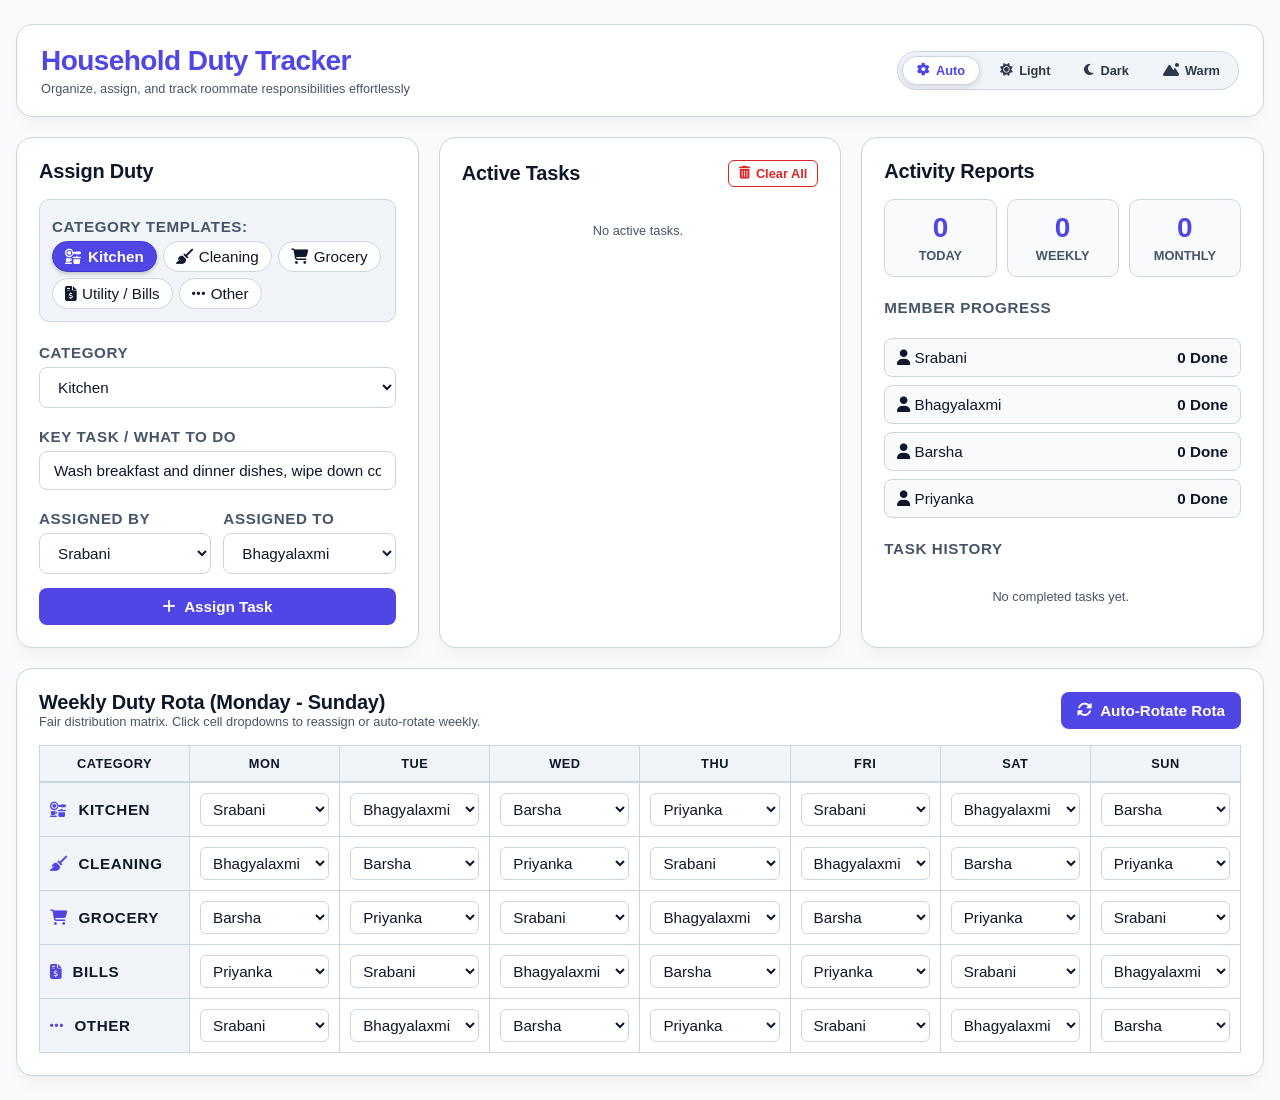
<file: index.html>
<!DOCTYPE html>
<html lang="en">
<head>
  <meta charset="UTF-8" />
  <meta name="viewport" content="width=device-width, initial-scale=1.0"/>
  
  <!-- SEO Primary Meta Tags -->
  <title>Household Duty Tracker - Organize & Assign Roommate Chores</title>
  <meta name="title" content="Household Duty Tracker - Organize & Assign Roommate Chores" />
  <meta name="description" content="Effortlessly track household duties, auto-rotate weekly roommate rotas, and manage shared responsibilities with our simple, fair household duty tracker." />
  <meta name="keywords" content="household duty tracker, roommate chore manager, weekly duty rota, cleaning schedule app, household management" />
  <meta name="robots" content="index, follow" />
  <meta name="author" content="Household Duty Tracker" />
  <link rel="canonical" href="https://example.com/household-duty-tracker" />

  <!-- Favicon -->
  <link rel="icon" type="image/svg+xml" href="data:image/svg+xml,<svg xmlns=%22http://www.w3.org/2000/svg%22 viewBox=%220 0 100 100%22><text y=%22.9em%22 font-size=%2290%22>🧹</text></svg>" />

  <!-- Open Graph / Facebook Meta Tags -->
  <meta property="og:type" content="website" />
  <meta property="og:url" content="https://example.com/household-duty-tracker" />
  <meta property="og:title" content="Household Duty Tracker - Organize & Assign Roommate Chores" />
  <meta property="og:description" content="Organize, assign, and track roommate responsibilities effortlessly with a weekly duty rota matrix." />
  <meta property="og:image" content="https://example.com/og-image.jpg" />

  <!-- Twitter Meta Tags -->
  <meta name="twitter:card" content="summary_large_image" />
  <meta name="twitter:url" content="https://example.com/household-duty-tracker" />
  <meta name="twitter:title" content="Household Duty Tracker - Organize & Assign Roommate Chores" />
  <meta name="twitter:description" content="Organize, assign, and track roommate responsibilities effortlessly with a weekly duty rota matrix." />
  <meta name="twitter:image" content="https://example.com/og-image.jpg" />

  <!-- Schema.org JSON-LD Structured Data for 100% SEO -->
  <script type="application/ld+json">
  {
    "@context": "https://schema.org",
    "@type": "WebApplication",
    "name": "Household Duty Tracker",
    "url": "https://example.com/household-duty-tracker",
    "description": "Organize, assign, and track roommate responsibilities effortlessly with a weekly duty rota matrix.",
    "applicationCategory": "ProductivityApplication",
    "operatingSystem": "All"
  }
  </script>

  <!-- Font Awesome CDN -->
  <link rel="stylesheet" href="https://cdnjs.cloudflare.com/ajax/libs/font-awesome/6.5.1/css/all.min.css" />
  <link rel="stylesheet" href="style.css" />
</head>
<body>
  <div class="app-container">
    <header class="main-header" role="banner">
      <div class="header-content">
        <h1>Household Duty Tracker</h1>
        <p class="subtitle">Organize, assign, and track roommate responsibilities effortlessly</p>
      </div>
      
      <!-- Theme Selector Bar -->
      <nav aria-label="Theme switcher">
        <div class="theme-bar" role="group" aria-label="Select Color Theme">
          <button type="button" class="btn-theme active" aria-pressed="true" onclick="setTheme('auto', this)"><i class="fa-solid fa-gear" aria-hidden="true"></i> Auto</button>
          <button type="button" class="btn-theme" aria-pressed="false" onclick="setTheme('light', this)"><i class="fa-solid fa-sun" aria-hidden="true"></i> Light</button>
          <button type="button" class="btn-theme" aria-pressed="false" onclick="setTheme('dark', this)"><i class="fa-solid fa-moon" aria-hidden="true"></i> Dark</button>
          <button type="button" class="btn-theme" aria-pressed="false" onclick="setTheme('warm', this)"><i class="fa-solid fa-mountain-sun" aria-hidden="true"></i> Warm</button>
        </div>
      </nav>
    </header>

    <!-- 3-Column Dashboard Layout -->
    <main class="dashboard-grid" id="main-content">
      
      <!-- Left Column: Assign Duty Form -->
      <section class="card col-panel" aria-labelledby="assign-duty-heading">
        <div class="card-header">
          <h2 id="assign-duty-heading">Assign Duty</h2>
        </div>

        <div class="quick-buttons-wrapper">
          <span class="section-label" id="category-preset-label">Category Templates:</span>
          <div class="quick-buttons" role="group" aria-labelledby="category-preset-label">
            <button type="button" class="btn-preset active" data-category="Kitchen" aria-pressed="true"><i class="fa-solid fa-kitchen-set" aria-hidden="true"></i> Kitchen</button>
            <button type="button" class="btn-preset" data-category="Cleaning" aria-pressed="false"><i class="fa-solid fa-broom" aria-hidden="true"></i> Cleaning</button>
            <button type="button" class="btn-preset" data-category="Grocery" aria-pressed="false"><i class="fa-solid fa-cart-shopping" aria-hidden="true"></i> Grocery</button>
            <button type="button" class="btn-preset" data-category="Bills" aria-pressed="false"><i class="fa-solid fa-file-invoice-dollar" aria-hidden="true"></i> Utility / Bills</button>
            <button type="button" class="btn-preset" data-category="Other" aria-pressed="false"><i class="fa-solid fa-ellipsis" aria-hidden="true"></i> Other</button>
          </div>
        </div>

        <form id="task-form" class="form-group">
          <div class="input-field">
            <label class="section-label" for="task-category">Category</label>
            <select id="task-category" name="category" required>
              <option value="Kitchen" selected>Kitchen</option>
              <option value="Cleaning">Cleaning</option>
              <option value="Grocery">Grocery</option>
              <option value="Bills">Bills & Utility</option>
              <option value="Other">Other</option>
            </select>
          </div>

          <div class="input-field">
            <label class="section-label" for="task-title">Key Task / What to Do</label>
            <input type="text" id="task-title" name="title" value="Wash breakfast and dinner dishes, wipe down counters." placeholder="Describe what needs to be done..." required />
          </div>

          <div class="form-row">
            <div class="input-field">
              <label class="section-label" for="assigned-by">Assigned By</label>
              <select id="assigned-by" name="assignedBy" required>
                <option value="Srabani" selected>Srabani</option>
                <option value="Bhagyalaxmi">Bhagyalaxmi</option>
                <option value="Barsha">Barsha</option>
                <option value="Priyanka">Priyanka</option>
              </select>
            </div>

            <div class="input-field">
              <label class="section-label" for="assigned-to">Assigned To</label>
              <select id="assigned-to" name="assignedTo" required>
                <option value="Srabani">Srabani</option>
                <option value="Bhagyalaxmi" selected>Bhagyalaxmi</option>
                <option value="Barsha">Barsha</option>
                <option value="Priyanka">Priyanka</option>
              </select>
            </div>
          </div>

          <button type="submit" class="btn-primary"><i class="fa-solid fa-plus" aria-hidden="true"></i> Assign Task</button>
        </form>
      </section>

      <!-- Middle Column: Active Tasks List -->
      <section class="card col-panel" aria-labelledby="active-tasks-heading">
        <div class="card-header space-between">
          <h2 id="active-tasks-heading">Active Tasks</h2>
          <button id="clear-btn" class="btn-clear" aria-label="Clear all active tasks" title="Clear all active tasks"><i class="fa-solid fa-trash-can" aria-hidden="true"></i> Clear All</button>
        </div>
        <div id="task-list" class="task-list scrollable-area" aria-live="polite" aria-relevant="additions removals"></div>
      </section>

      <!-- Right Column: Reports & Reviews -->
      <section class="card col-panel" aria-labelledby="activity-reports-heading">
        <div class="card-header">
          <h2 id="activity-reports-heading">Activity Reports</h2>
        </div>
        
        <div class="stats-grid" aria-live="polite">
          <div class="stat-card">
            <span class="stat-number" id="daily-count">0</span>
            <span class="stat-label">Today</span>
          </div>
          <div class="stat-card">
            <span class="stat-number" id="weekly-count">0</span>
            <span class="stat-label">Weekly</span>
          </div>
          <div class="stat-card">
            <span class="stat-number" id="monthly-count">0</span>
            <span class="stat-label">Monthly</span>
          </div>
        </div>

        <span class="section-label" id="member-progress-label">Member Progress</span>
        <div id="member-stats" class="member-stats-list" aria-labelledby="member-progress-label"></div>

        <span class="section-label" id="task-history-label">Task History</span>
        <div id="detailed-logs-list" class="task-list history-list scrollable-area" aria-labelledby="task-history-label" aria-live="polite"></div>
      </section>

    </main>

    <!-- Full-Width Weekly Grid View (Monday to Sunday) -->
    <section class="card full-width-card" aria-labelledby="weekly-rota-heading">
      <div class="card-header space-between">
        <div>
          <h2 id="weekly-rota-heading">Weekly Duty Rota (Monday - Sunday)</h2>
          <p class="subtitle">Fair distribution matrix. Click cell dropdowns to reassign or auto-rotate weekly.</p>
        </div>
        <button type="button" id="rotate-rota-btn" class="btn-primary"><i class="fa-solid fa-rotate" aria-hidden="true"></i> Auto-Rotate Rota</button>
      </div>
      
      <div class="weekly-table-wrapper">
        <table class="weekly-grid-table">
          <caption>Weekly duty assignment plan by category and day</caption>
          <thead>
            <tr>
              <th scope="col">Category</th>
              <th scope="col">Mon</th>
              <th scope="col">Tue</th>
              <th scope="col">Wed</th>
              <th scope="col">Thu</th>
              <th scope="col">Fri</th>
              <th scope="col">Sat</th>
              <th scope="col">Sun</th>
            </tr>
          </thead>
          <tbody id="weekly-rota-body">
            <!-- Dynamically populated via script.js -->
          </tbody>
        </table>
      </div>
    </section>

  </div>

  <script src="script.js"></script>
</body>
</html>
</file>
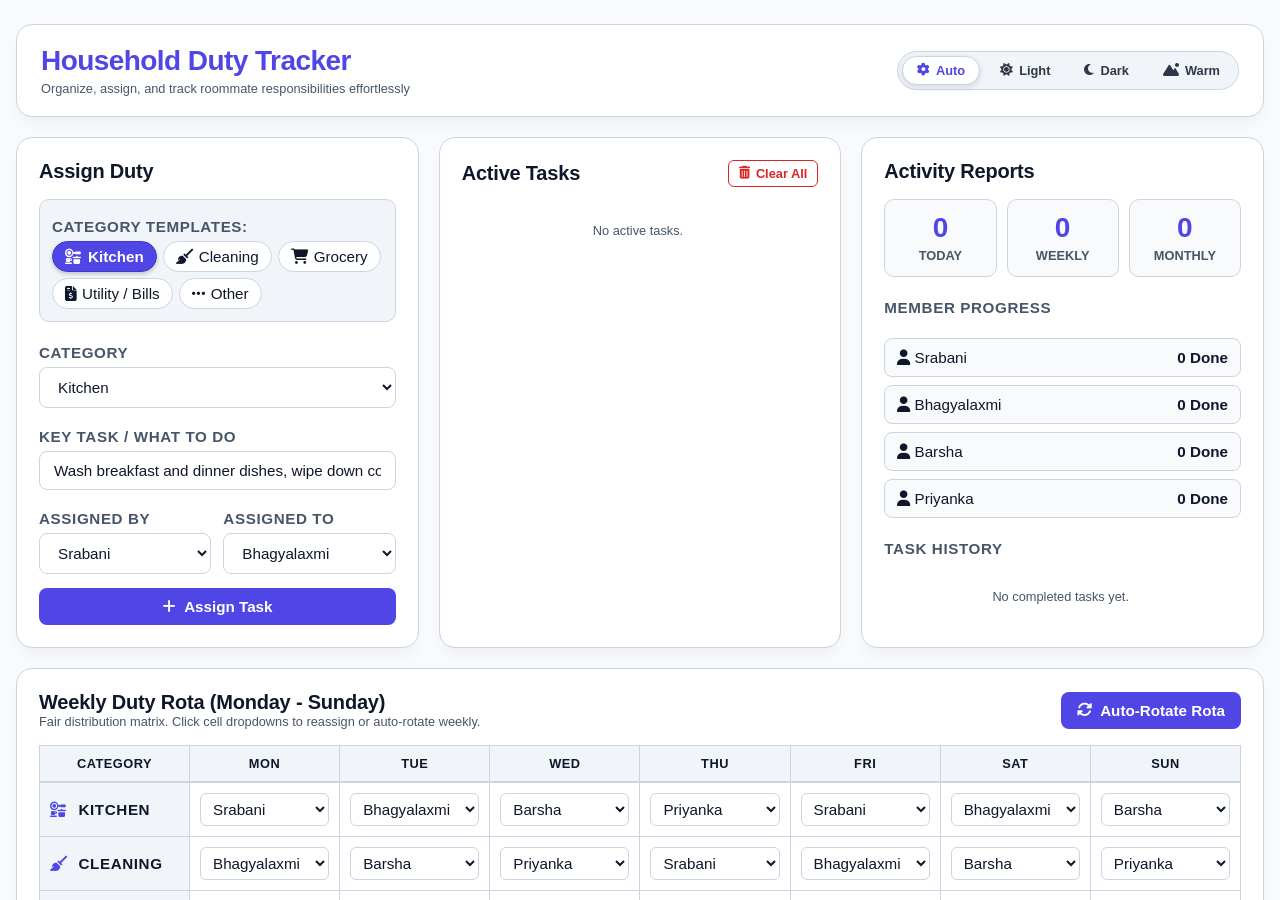
<file: reports.html>
<!DOCTYPE html>
<html lang="en">
<head>
  <meta charset="UTF-8" />
  <meta http-equiv="refresh" content="0;url=index.html">
  <title>Redirecting...</title>
</head>
<body>
  <p>Redirecting to <a href="index.html">Household Duty Tracker</a>...</p>
</body>
</html>
</file>
<file: style.css>
/* ==========================================================================
   1. Theme & Typography System (4 Font Scale Tiers)
   ========================================================================== */

:root {
  --font-sm: clamp(0.72rem, 1.4vw, 0.8rem);     
  --font-base: clamp(0.85rem, 1.8vw, 0.95rem);   
  --font-md: clamp(1.05rem, 2.2vw, 1.25rem);   
  --font-lg: clamp(1.4rem, 3vw, 1.75rem);       

  --bg: #f8fafc;
  --card-bg: #ffffff;
  --primary: #4f46e5;
  --primary-hover: #4338ca;
  --primary-light: #e0e7ff;
  --danger: #dc2626;
  --danger-hover: #b91c1c;
  --success: #059669;
  --success-hover: #047857;
  --text: #0f172a;
  --text-muted: #475569;
  --border: #cbd5e1;
  --input-bg: #ffffff;
  --preset-bg: #f1f5f9;
  --preset-border: #cbd5e1;
  --task-bg: #f8fafc;
  --shadow: 0 10px 15px -3px rgba(0, 0, 0, 0.04), 0 4px 6px -4px rgba(0, 0, 0, 0.02);
  --focus-ring: #4f46e5;
}

@media (prefers-color-scheme: dark) {
  :root:not([data-theme="light"]):not([data-theme="warm"]) {
    --bg: #090d16;
    --card-bg: #131d31;
    --primary: #818cf8;
    --primary-hover: #6366f1;
    --primary-light: #1e293b;
    --danger: #f87171;
    --danger-hover: #ef4444;
    --success: #34d399;
    --success-hover: #10b981;
    --text: #f1f5f9;
    --text-muted: #cbd5e1;
    --border: #334155;
    --input-bg: #0b1322;
    --preset-bg: #1e293b;
    --preset-border: #475569;
    --task-bg: #0b1322;
    --shadow: 0 10px 15px -3px rgba(0, 0, 0, 0.2), 0 4px 6px -4px rgba(0, 0, 0, 0.1);
    --focus-ring: #818cf8;
  }
}

[data-theme="dark"] {
  --bg: #090d16;
  --card-bg: #131d31;
  --primary: #818cf8;
  --primary-hover: #6366f1;
  --primary-light: #1e293b;
  --danger: #f87171;
  --danger-hover: #ef4444;
  --success: #34d399;
  --success-hover: #10b981;
  --text: #f1f5f9;
  --text-muted: #cbd5e1;
  --border: #334155;
  --input-bg: #0b1322;
  --preset-bg: #1e293b;
  --preset-border: #475569;
  --task-bg: #0b1322;
  --shadow: 0 10px 15px -3px rgba(0, 0, 0, 0.2), 0 4px 6px -4px rgba(0, 0, 0, 0.1);
  --focus-ring: #818cf8;
}

[data-theme="warm"] {
  --bg: #fffbeb;
  --card-bg: #ffffff;
  --primary: #b45309;
  --primary-hover: #92400e;
  --primary-light: #fef3c7;
  --danger: #dc2626;
  --danger-hover: #b91c1c;
  --success: #047857;
  --success-hover: #065f46;
  --text: #451a03;
  --text-muted: #78350f;
  --border: #fcd34d;
  --input-bg: #ffffff;
  --preset-bg: #fef3c7;
  --preset-border: #fcd34d;
  --task-bg: #fffdf9;
  --shadow: 0 10px 15px -3px rgba(217, 119, 6, 0.05), 0 4px 6px -4px rgba(217, 119, 6, 0.02);
  --focus-ring: #b45309;
}

/* ==========================================================================
   2. Base & Layout
   ========================================================================== */

* {
  box-sizing: border-box;
  margin: 0;
  padding: 0;
  font-family: -apple-system, BlinkMacSystemFont, "Segoe UI", Roboto, Helvetica, Arial, sans-serif;
}

body {
  background-color: var(--bg);
  color: var(--text);
  display: flex;
  justify-content: center;
  padding: 24px 16px;
  min-height: 100vh;
  transition: background-color 0.3s ease, color 0.3s ease;
}

:focus-visible {
  outline: 3px solid var(--focus-ring);
  outline-offset: 2px;
}

.app-container {
  width: 100%;
  max-width: 1400px;
  display: flex;
  flex-direction: column;
  gap: 20px;
}

.main-header {
  display: flex;
  justify-content: space-between;
  align-items: center;
  background: var(--card-bg);
  padding: 20px 24px;
  border-radius: 16px;
  box-shadow: var(--shadow);
  border: 1px solid var(--border);
}

.header-content h1 {
  font-size: var(--font-lg);
  color: var(--primary);
  font-weight: 700;
  letter-spacing: -0.02em;
  margin-bottom: 4px;
}

.subtitle {
  font-size: var(--font-sm);
  color: var(--text-muted);
}

.theme-bar {
  display: flex;
  gap: 6px;
  background-color: var(--preset-bg);
  padding: 4px;
  border-radius: 20px;
  border: 1px solid var(--preset-border);
}

.btn-theme {
  background-color: transparent;
  color: var(--text);
  border: none;
  padding: 6px 14px;
  font-size: var(--font-sm);
  font-weight: 600;
  border-radius: 16px;
  cursor: pointer;
  transition: all 0.2s ease;
  display: inline-flex;
  align-items: center;
  gap: 6px;
  opacity: 0.85;
}

.btn-theme:hover {
  color: var(--primary);
  opacity: 1;
}

.btn-theme.active {
  background-color: var(--card-bg);
  color: var(--primary);
  opacity: 1;
  font-weight: 700;
  box-shadow: 0 2px 6px rgba(0, 0, 0, 0.12);
  border: 1px solid var(--border);
}

.dashboard-grid {
  display: grid;
  grid-template-columns: 1fr 1fr 1fr;
  gap: 20px;
  align-items: start;
}

@media (max-width: 1100px) {
  .dashboard-grid {
    grid-template-columns: 1fr;
  }
  .main-header {
    flex-direction: column;
    gap: 16px;
    align-items: flex-start;
  }
}

/* ==========================================================================
   3. Cards & Components
   ========================================================================== */

.card {
  background: var(--card-bg);
  padding: 22px;
  border-radius: 16px;
  box-shadow: var(--shadow);
  border: 1px solid var(--border);
  display: flex;
  flex-direction: column;
  gap: 16px;
  height: 100%;
}

.full-width-card {
  height: auto;
}

.card-header {
  display: flex;
  align-items: center;
}

.card-header.space-between {
  justify-content: space-between;
}

.card h2 {
  font-size: var(--font-md);
  color: var(--text);
  font-weight: 700;
  letter-spacing: -0.01em;
}

.section-label {
  font-size: var(--font-base);
  font-weight: 600;
  color: var(--text-muted);
  display: block;
  margin-top: 6px;
  margin-bottom: 6px;
  text-transform: uppercase;
  letter-spacing: 0.04em;
}

.quick-buttons-wrapper {
  background-color: var(--preset-bg);
  padding: 12px;
  border-radius: 10px;
  border: 1px solid var(--preset-border);
}

.quick-buttons {
  display: flex;
  flex-wrap: wrap;
  gap: 6px;
  margin-top: 4px;
}

.btn-preset {
  background-color: var(--card-bg);
  color: var(--text);
  border: 1px solid var(--border);
  padding: 6px 12px;
  font-size: var(--font-base);
  font-weight: 500;
  border-radius: 20px;
  cursor: pointer;
  transition: all 0.2s ease;
  display: inline-flex;
  align-items: center;
  gap: 6px;
}

.btn-preset:hover {
  border-color: var(--primary);
  color: var(--primary);
}

.btn-preset.active {
  background-color: var(--primary);
  color: #ffffff;
  border-color: var(--primary-hover);
  font-weight: 600;
  box-shadow: 0 2px 4px rgba(0, 0, 0, 0.2);
}

.form-group {
  display: flex;
  flex-direction: column;
  gap: 14px;
}

.form-row {
  display: flex;
  gap: 12px;
}

.input-field {
  display: flex;
  flex-direction: column;
  flex: 1;
}

input,
select {
  padding: 10px 14px;
  border-radius: 8px;
  border: 1px solid var(--border);
  background-color: var(--input-bg);
  color: var(--text);
  font-size: var(--font-base);
  outline: none;
  transition: border-color 0.2s ease, box-shadow 0.2s ease;
  width: 100%;
}

input:focus,
select:focus {
  border-color: var(--primary);
}

button {
  cursor: pointer;
  font-family: inherit;
}

.btn-primary {
  background-color: var(--primary);
  color: #ffffff;
  border: none;
  font-weight: 600;
  padding: 10px 16px;
  border-radius: 8px;
  font-size: var(--font-base);
  transition: background-color 0.2s ease, transform 0.1s ease;
  display: inline-flex;
  align-items: center;
  justify-content: center;
  gap: 8px;
}

#rotate-rota-btn {
  margin-top: 0;
}

.btn-primary:hover {
  background-color: var(--primary-hover);
}

.btn-primary:active {
  transform: scale(0.99);
}

.btn-clear {
  background-color: transparent;
  color: var(--danger);
  border: 1px solid var(--danger);
  padding: 5px 10px;
  font-size: var(--font-sm);
  font-weight: 600;
  border-radius: 6px;
  transition: all 0.2s ease;
  display: inline-flex;
  align-items: center;
  gap: 6px;
}

.btn-clear:hover {
  background-color: var(--danger);
  color: #ffffff;
}

/* ==========================================================================
   4. Task Lists & Badges
   ========================================================================== */

.scrollable-area {
  max-height: 380px;
  overflow-y: auto;
  padding-right: 4px;
}

.scrollable-area::-webkit-scrollbar {
  width: 5px;
}

.scrollable-area::-webkit-scrollbar-track {
  background: transparent;
}

.scrollable-area::-webkit-scrollbar-thumb {
  background: var(--border);
  border-radius: 10px;
}

.task-list {
  display: flex;
  flex-direction: column;
  gap: 10px;
}

.history-list {
  max-height: 220px;
}

.task-item {
  display: flex;
  align-items: center;
  justify-content: space-between;
  padding: 14px;
  border-radius: 10px;
  border: 1px solid var(--border);
  background-color: var(--task-bg);
  transition: transform 0.2s ease, border-color 0.2s ease;
}

.task-item:hover {
  border-color: var(--primary);
}

.task-item.completed {
  opacity: 0.7;
  background-color: var(--card-bg);
}

.task-item.completed .task-title {
  text-decoration: line-through;
  color: var(--text-muted);
}

.task-info {
  display: flex;
  flex-direction: column;
  gap: 4px;
}

.task-title {
  font-weight: 600;
  font-size: var(--font-base);
  color: var(--text);
}

.task-meta {
  font-size: var(--font-sm);
  color: var(--text-muted);
}

.badge {
  display: inline-flex;
  align-items: center;
  gap: 6px;
  padding: 3px 10px;
  border-radius: 12px;
  font-size: var(--font-sm);
  font-weight: 600;
  background-color: var(--primary-light);
  color: var(--primary);
  width: fit-content;
  margin-top: 2px;
}

.btn-complete {
  background-color: var(--success);
  color: #ffffff;
  border: none;
  padding: 6px 14px;
  font-size: var(--font-sm);
  font-weight: 600;
  border-radius: 6px;
  transition: background-color 0.2s ease;
  display: inline-flex;
  align-items: center;
  gap: 6px;
}

.btn-complete:hover {
  background-color: var(--success-hover);
}

/* ==========================================================================
   5. Weekly Grid View (Mon-Sun) Table
   ========================================================================== */

.weekly-table-wrapper {
  overflow-x: auto;
}

.weekly-grid-table {
  width: 100%;
  border-collapse: collapse;
  min-width: 750px;
  font-size: var(--font-base);
}

.weekly-grid-table caption {
  position: absolute;
  width: 1px;
  height: 1px;
  padding: 0;
  margin: -1px;
  overflow: hidden;
  clip: rect(0, 0, 0, 0);
  white-space: nowrap;
  border: 0;
}

.weekly-grid-table th,
.weekly-grid-table td {
  border: 1px solid var(--border);
  padding: 10px;
  text-align: center;
}

.weekly-grid-table th {
  background-color: var(--preset-bg);
  color: var(--text);
  font-weight: 600;
  text-transform: uppercase;
  font-size: var(--font-sm);
  letter-spacing: 0.04em;
}

.weekly-grid-table td:first-child,
.weekly-grid-table th[scope="row"] {
  font-weight: 600;
  background-color: var(--preset-bg);
  text-align: left;
  width: 150px;
  font-size: var(--font-base);
}

.weekly-grid-table td:first-child i,
.weekly-grid-table th[scope="row"] i {
  margin-right: 6px;
  color: var(--primary);
}

.weekly-grid-table select {
  padding: 6px 8px;
  font-size: var(--font-base);
  border-radius: 6px;
}

/* ==========================================================================
   6. Analytics & Reports Section
   ========================================================================== */

.stats-grid {
  display: grid;
  grid-template-columns: repeat(3, 1fr);
  gap: 10px;
}

.stat-card {
  background-color: var(--task-bg);
  border: 1px solid var(--border);
  border-radius: 10px;
  padding: 12px 8px;
  text-align: center;
}

.stat-number {
  font-size: var(--font-lg);
  font-weight: 700;
  color: var(--primary);
  display: block;
  margin-bottom: 2px;
}

.stat-label {
  font-size: var(--font-sm);
  color: var(--text-muted);
  font-weight: 600;
  text-transform: uppercase;
}

.member-stats-list {
  display: flex;
  flex-direction: column;
  gap: 8px;
}

.member-stat-row {
  display: flex;
  justify-content: space-between;
  align-items: center;
  padding: 10px 12px;
  background-color: var(--task-bg);
  border: 1px solid var(--border);
  border-radius: 8px;
  font-size: var(--font-base);
}
</file>
